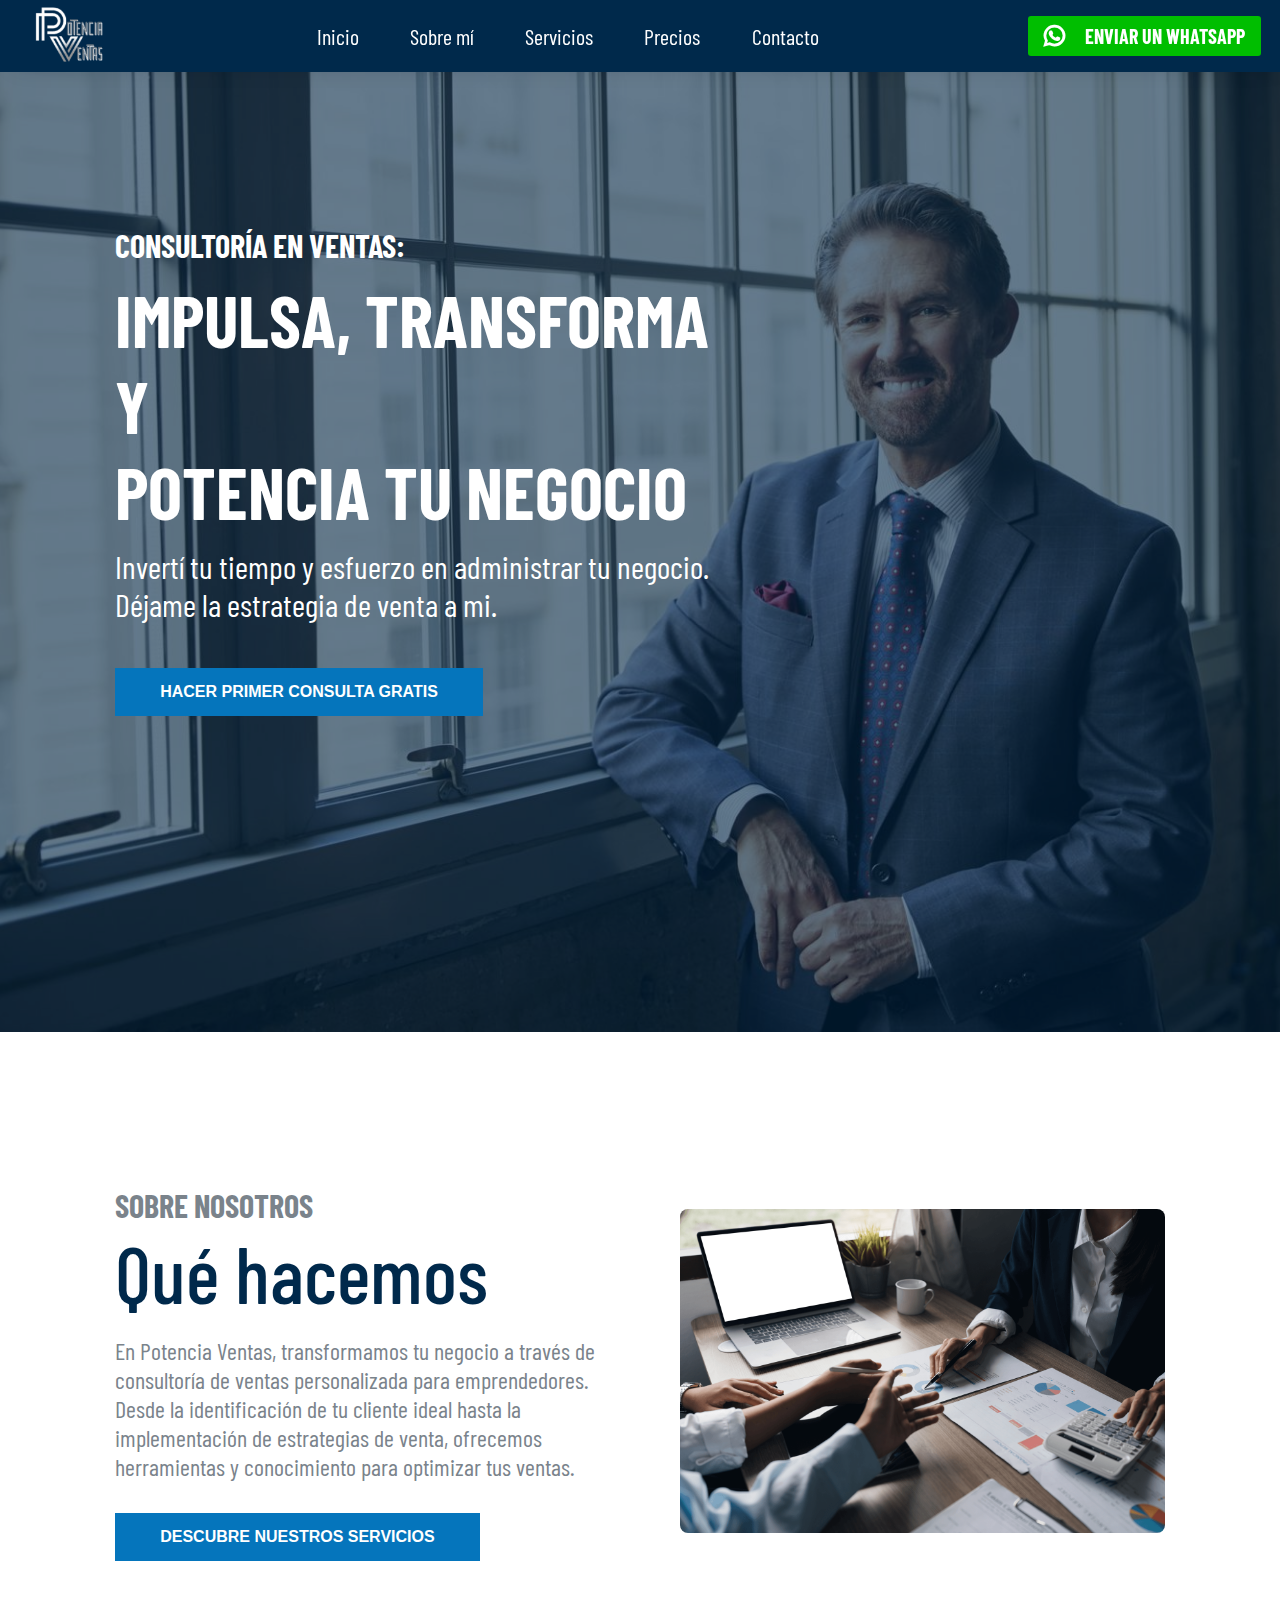
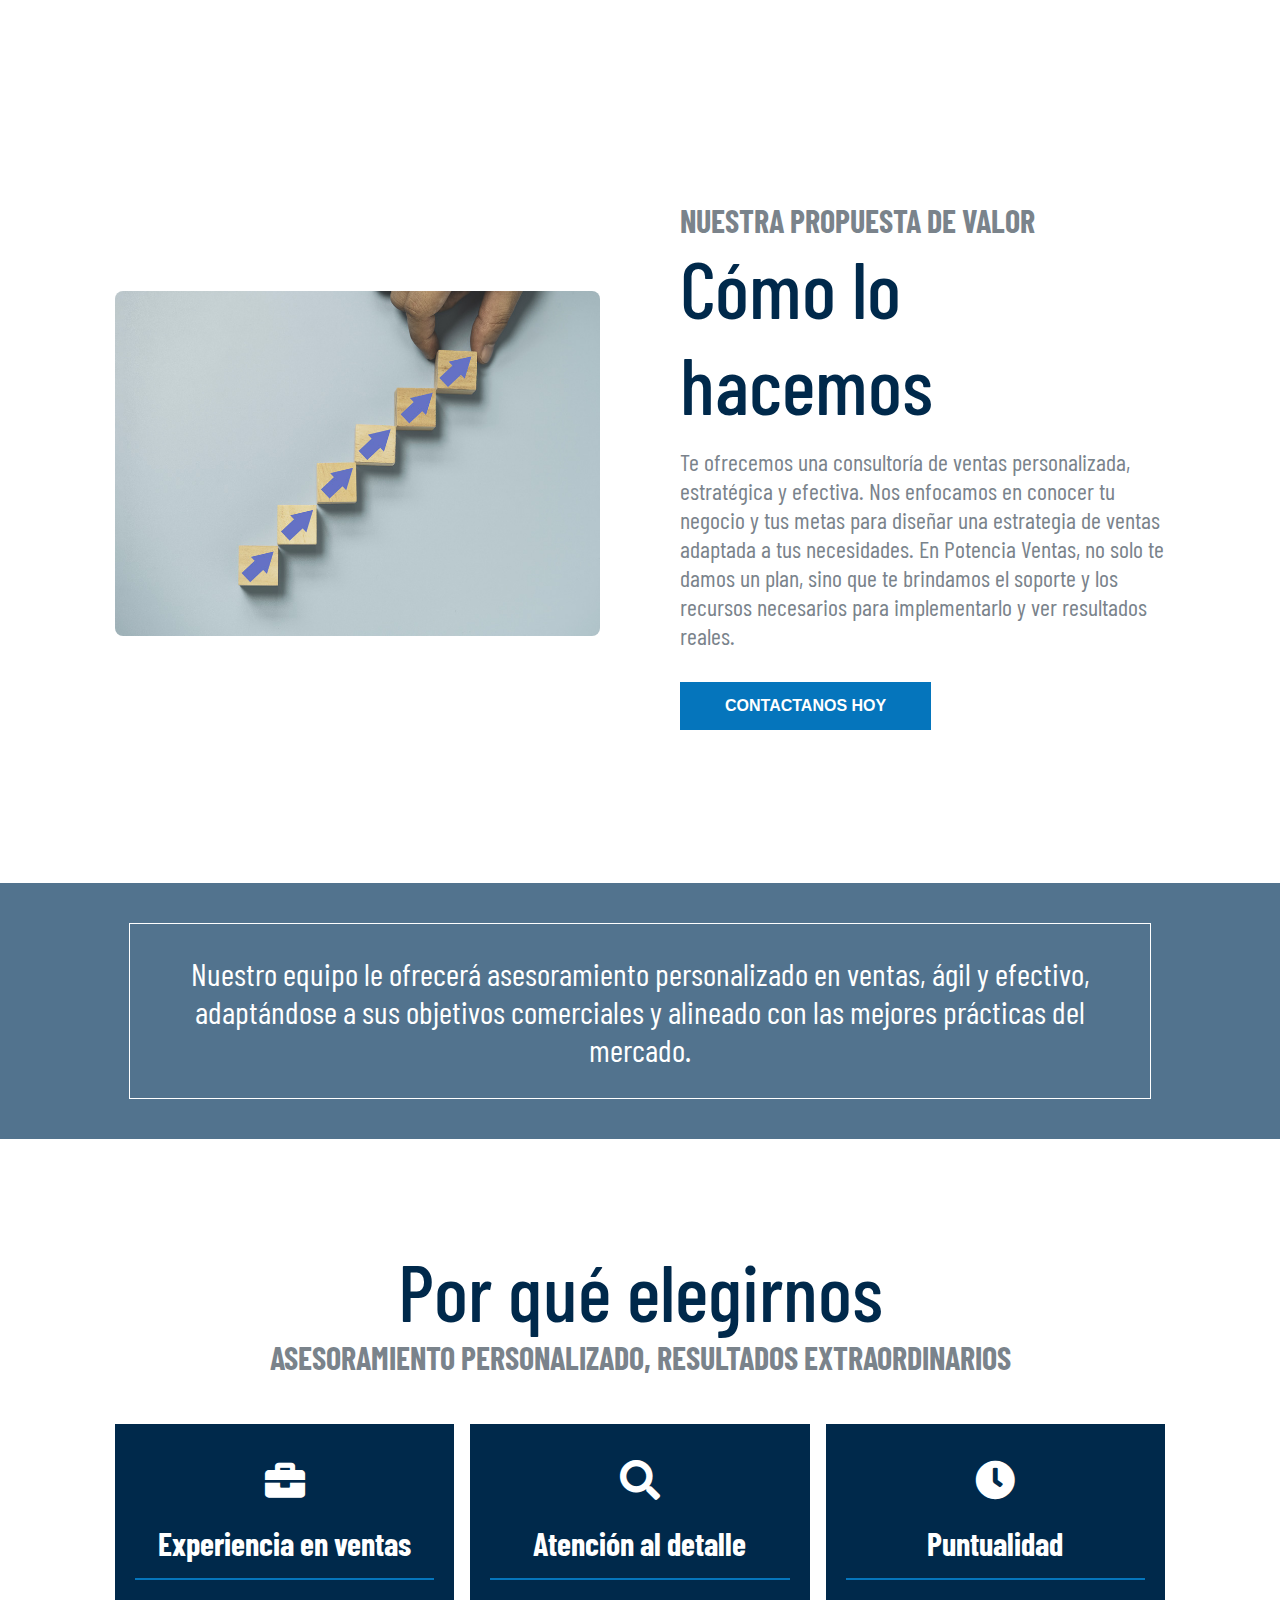
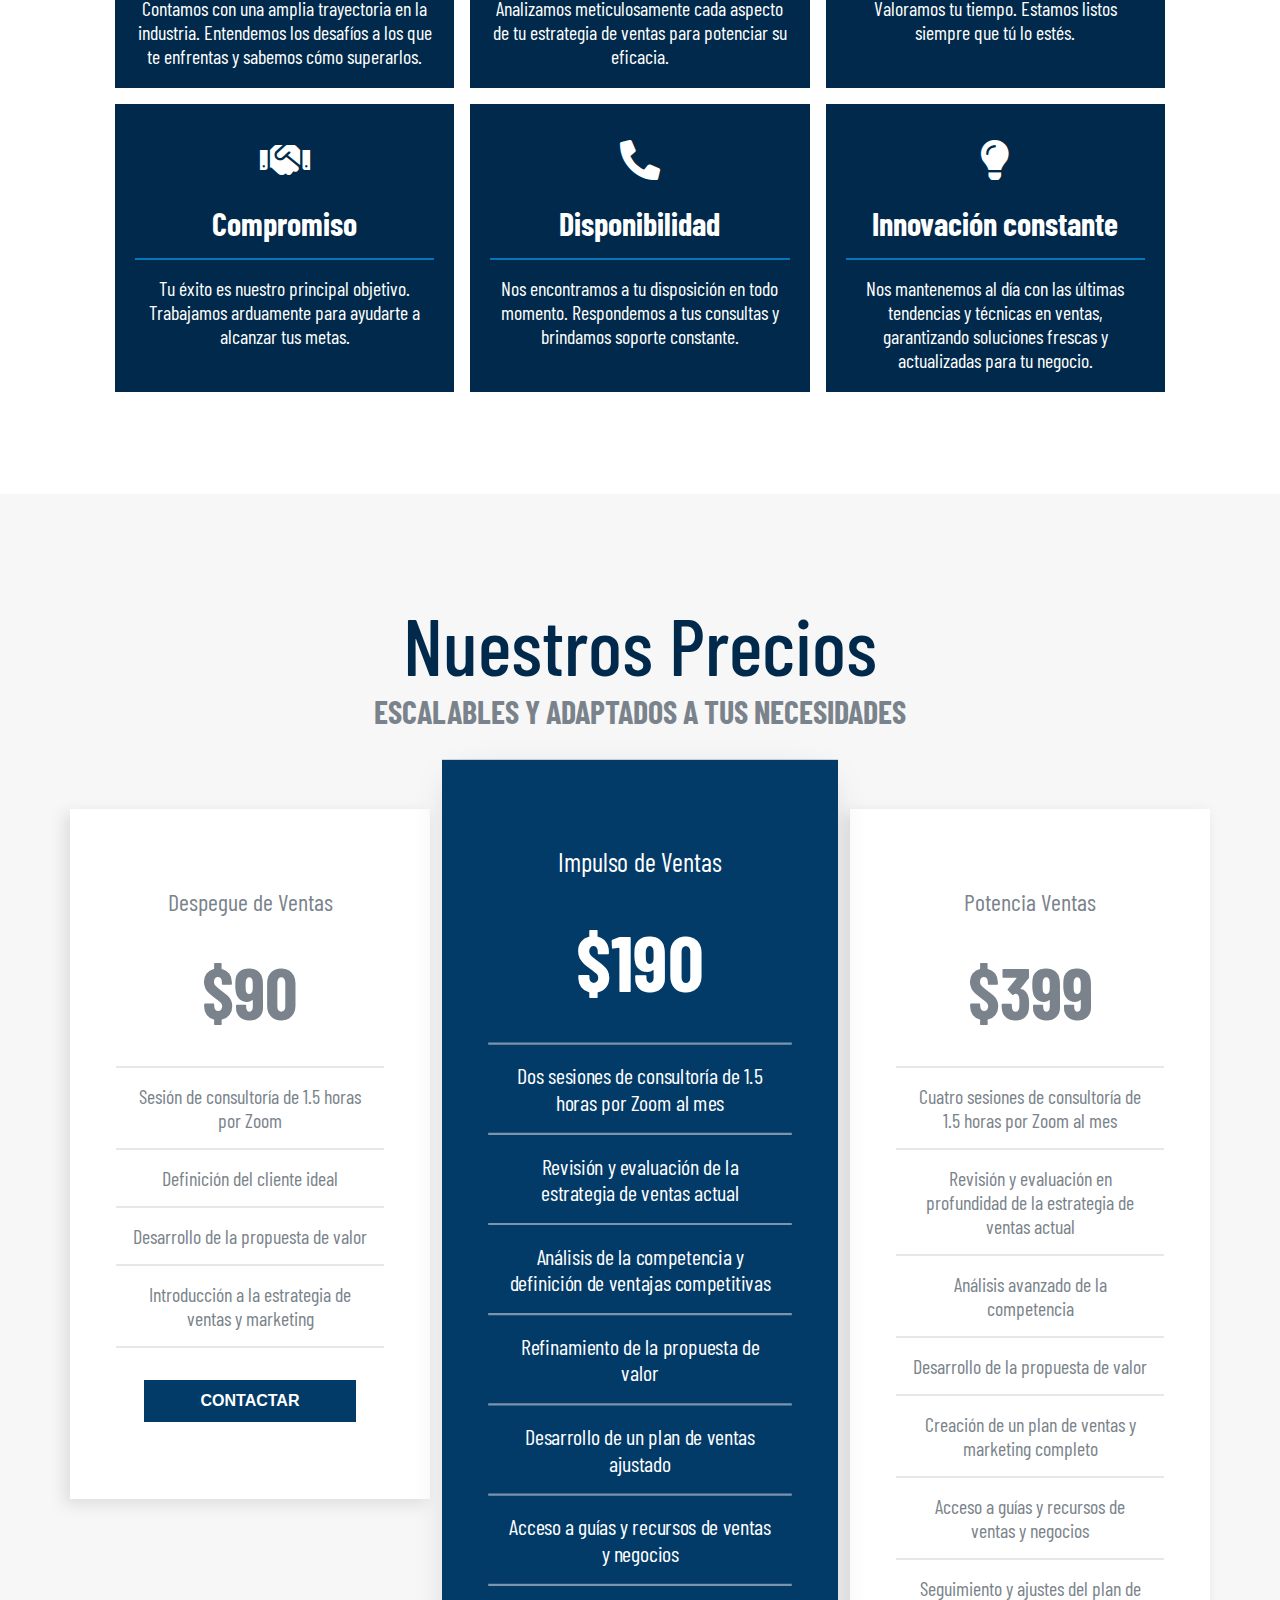
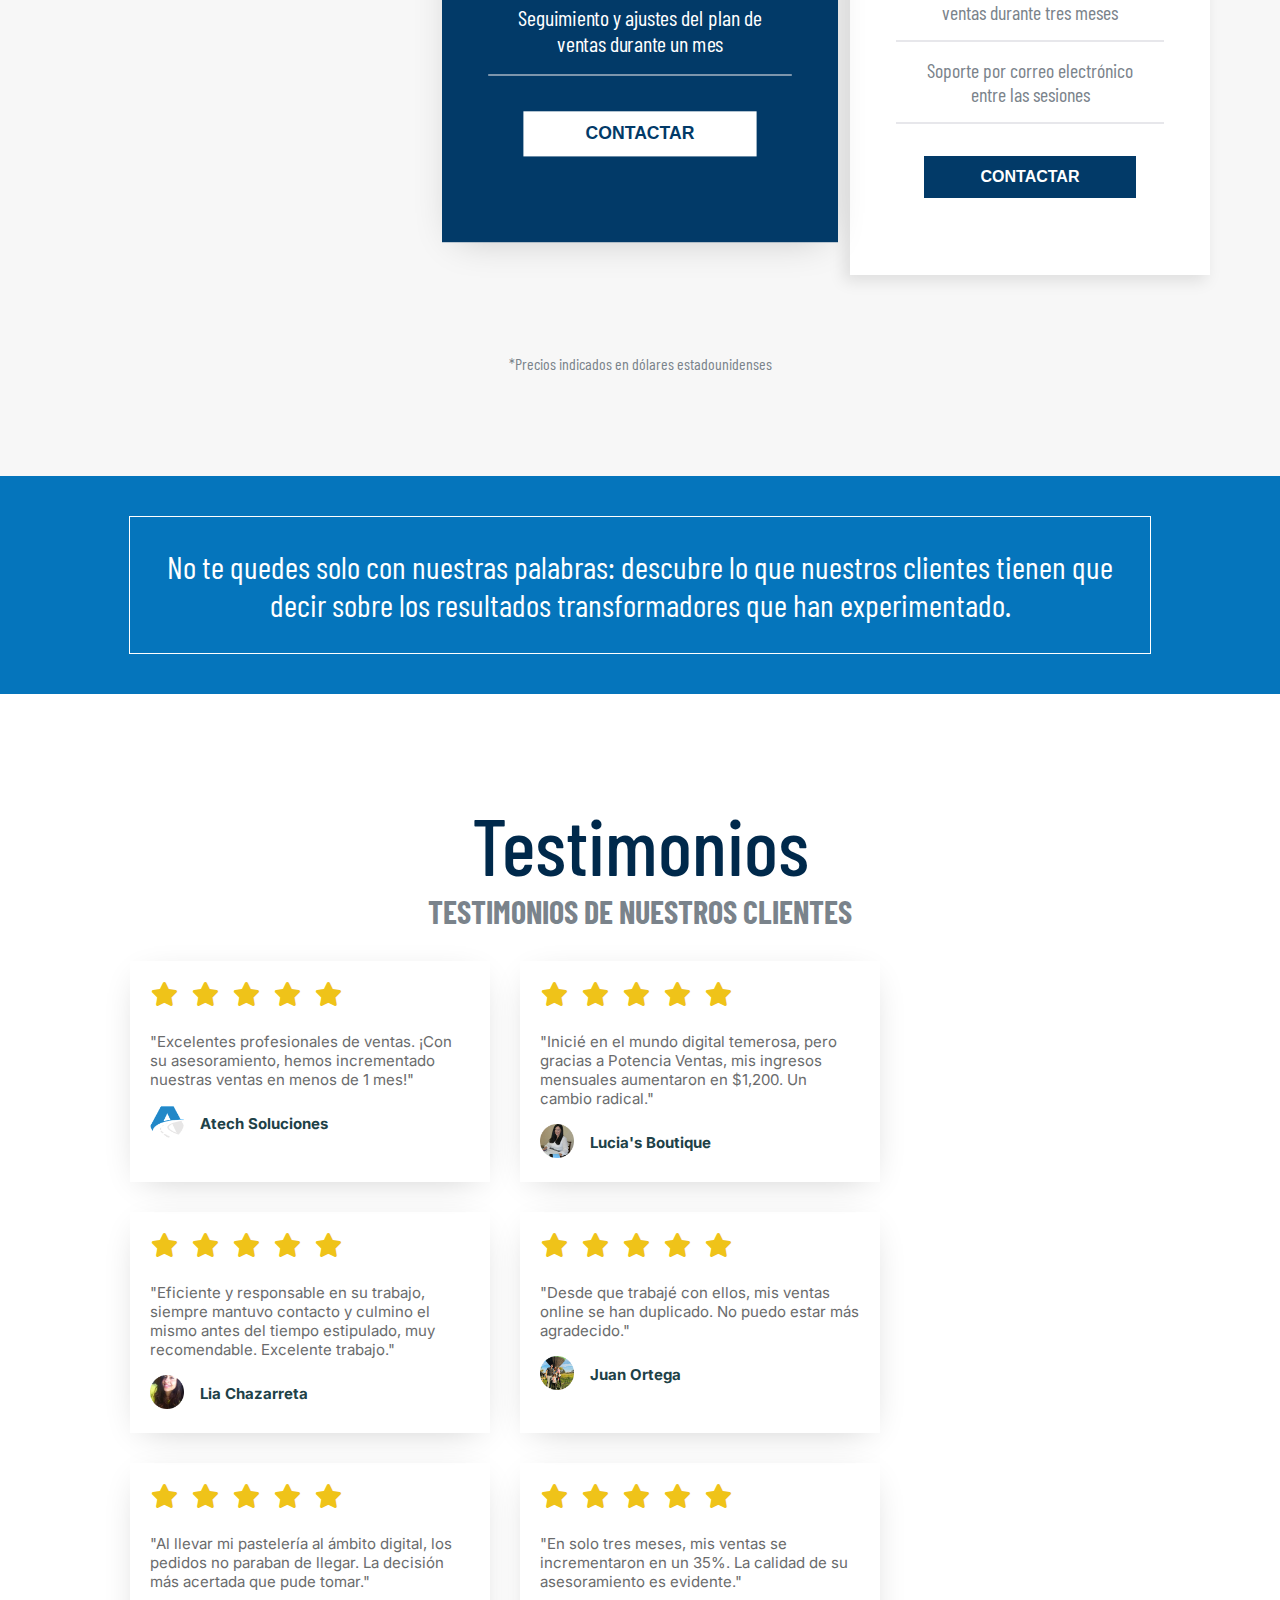
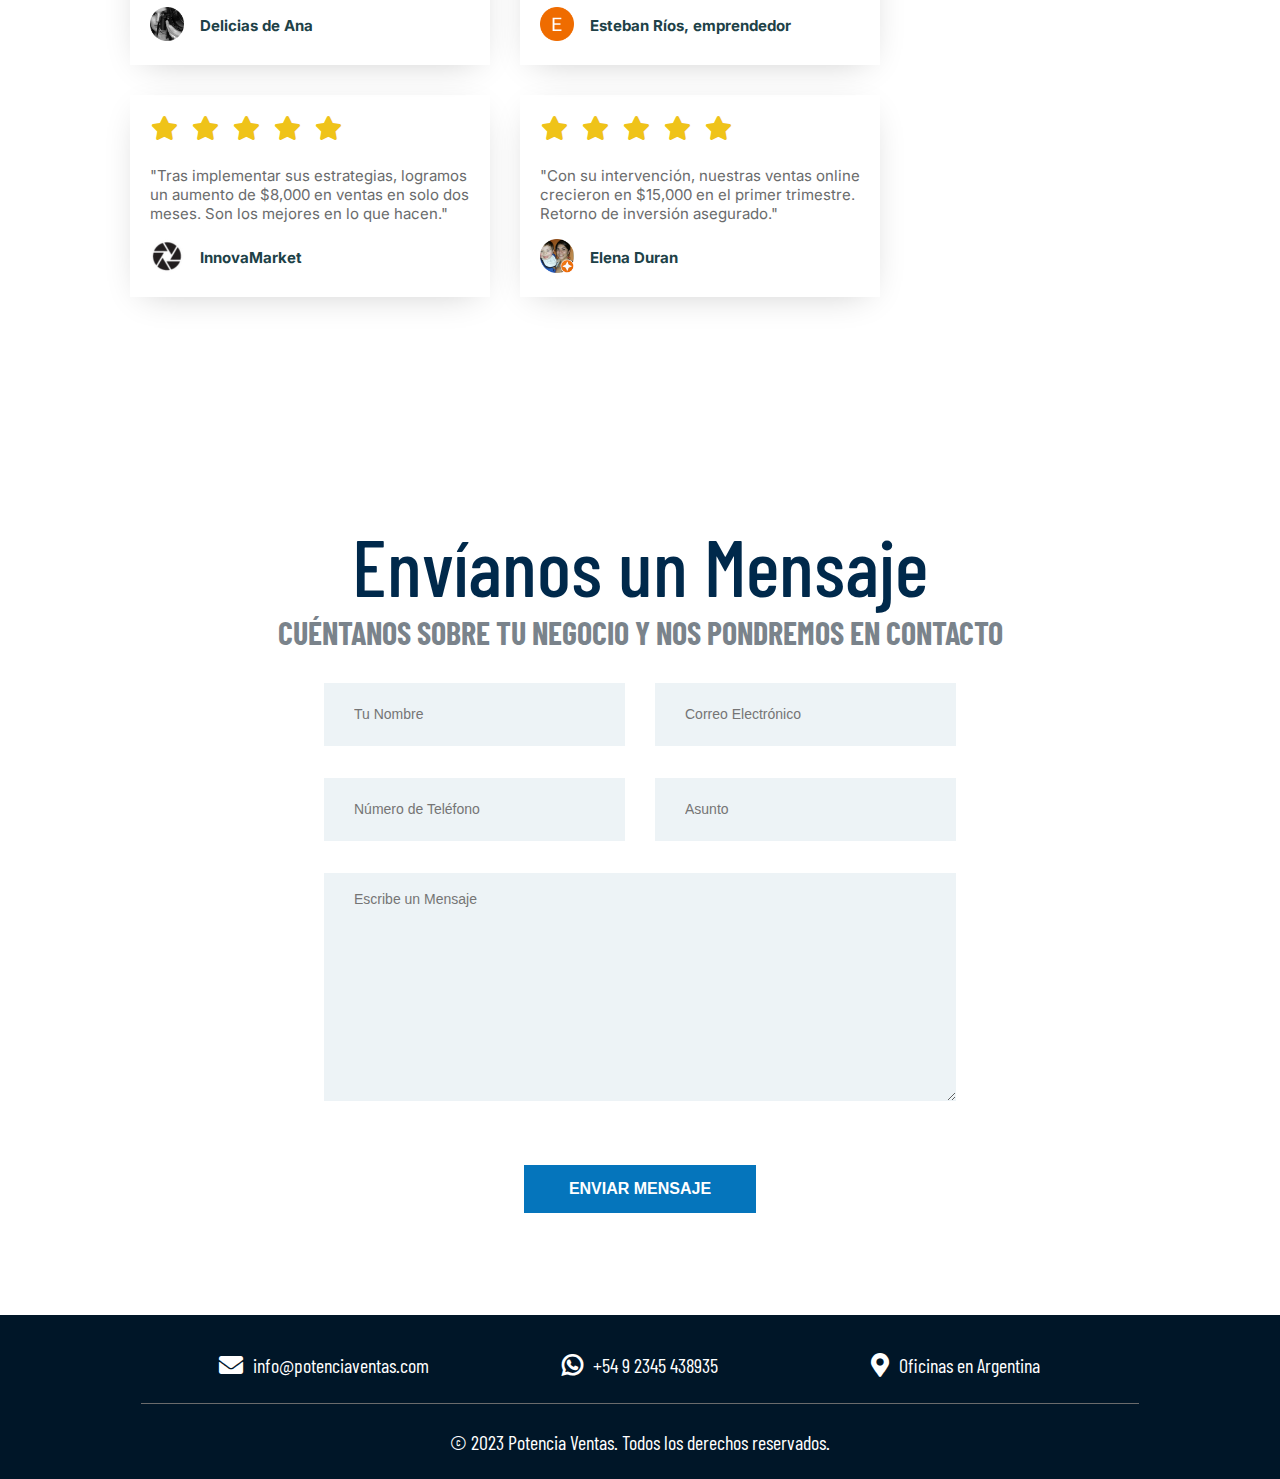
<file: index.html>
<!DOCTYPE html>
<html lang="en">

<head>
    <meta charset="UTF-8">
    <meta name="viewport" content="width=device-width, initial-scale=1.0">

    <link rel="preconnect" href="https://fonts.googleapis.com">
    <link rel="preconnect" href="https://fonts.gstatic.com" crossorigin>
    <link
        href="https://fonts.googleapis.com/css2?family=Barlow+Condensed:wght@400;500;600;700&family=Inter:wght@400;700&display=swap"
        rel="stylesheet">
    <link href="https://fonts.googleapis.com/css2?family=Montserrat:wght@400;700&display=swap" rel="stylesheet">
    <link rel="stylesheet" href="https://cdnjs.cloudflare.com/ajax/libs/font-awesome/5.15.3/css/all.min.css" />

    <link rel="stylesheet" href="style.css">

    <title>Potencia ventas</title>
</head>

<body>
    <header>
        <nav class="navbar">
            <a href="./index.html" class="logo">
                <img src="./assets/imgs/logo-potencia-ventas-blanco.png" alt="Logo">
            </a>
            <ul class="menu">
                <li><a href="#">Inicio</a></li>
                <li><a href="#sobre-mi">Sobre mí</a></li>
                <li><a href="#servicios">Servicios</a></li>
                <li><a href="#precios">Precios</a></li>
                <li><a href="#contacto">Contacto</a></li>
            </ul>
            <div class="cta">
                <a href="https://wa.link/id0d9f" target="_blank">

                    <i class="fab fa-whatsapp"></i>
                    <p>ENVIAR UN WHATSAPP</p>
                </a>
            </div>

            <button class="toggle-menu">☰</button>
        </nav>
    </header>

    <main>
        <div class="hero">
            <div class="image-layer">
                <div class="text-layer">
                    <h5>Consultoría en Ventas:</h5>
                    <h1>
                        Impulsa, Transforma y <br>Potencia Tu Negocio
                    </h1>
                    <p>Invertí tu tiempo y esfuerzo en administrar tu negocio. <br>Déjame la estrategia de venta a mi.
                    </p>
                    <a href="https://wa.link/m8tiw2" target="_blank">
                        <button class="btn">Hacer primer consulta gratis</button>
                    </a>
                </div>

                <div class="blue-overlay"></div>
            </div>
        </div>


        <section id="sobre-mi">
            <div class="wrapper">
                <div class="blanca">
                    <div class="container-text">
                        <h5>Sobre nosotros</h5>
                        <h2>Qué hacemos</h2>
                        <p>En Potencia Ventas, transformamos tu negocio a través de consultoría de ventas personalizada
                            para
                            emprendedores. Desde la identificación de tu cliente ideal hasta la implementación de
                            estrategias de venta, ofrecemos herramientas y conocimiento para optimizar tus ventas.
                        </p>
                        <a href="#servicios">
                            <button>
                                Descubre Nuestros Servicios    
                            </button>    
                        </a>                        
                    </div>
                    <div class="container-img">
                        <img src="./assets/imgs/consultant.png" alt="">
                    </div>
                </div>
                <div class="blanca invertida">
                    <div class="container-text">
                        <h5>Nuestra propuesta de valor</h5>
                        <h2>Cómo lo hacemos</h2>
                        <p>Te ofrecemos una consultoría de ventas personalizada, estratégica y efectiva. Nos enfocamos
                            en
                            conocer tu negocio y tus metas para diseñar una estrategia de ventas adaptada a tus
                            necesidades.
                            En Potencia Ventas, no solo te damos un plan, sino que te brindamos el soporte y los
                            recursos
                            necesarios para implementarlo y ver resultados reales.
                        </p>
                        <a href="https://wa.link/j1qd9w">
                            <button>
                                Contactanos Hoy    
                            </button>    
                        </a>
                        
                    </div>
                    <div class="container-img">
                        <img src="./assets/imgs/estrategia-prev.jpg" alt="">
                    </div>
                </div>
            </div>
        </section>



        <section>
            <div class="cta-azul">

                <p>Nuestro equipo le ofrecerá asesoramiento personalizado en ventas, ágil y efectivo, adaptándose a sus
                    objetivos comerciales y alineado con las mejores prácticas del mercado.</p>
            </div>
        </section>

        <section id="servicios" class="why">
            <h2>Por qué elegirnos</h2>
            <h5>Asesoramiento personalizado, resultados extraordinarios</h5>
            <div class="why-container">
                <div class="why-card">
                    <i class="fas fa-briefcase"></i>
                    <h6>Experiencia en ventas</h6>
                    <p>Contamos con una amplia trayectoria en la industria. Entendemos los desafíos a los que te
                        enfrentas y
                        sabemos cómo superarlos.</p>
                </div>
                <div class="why-card">
                    <i class="fas fa-search"></i>
                    <h6>Atención al detalle</h6>
                    <p>Analizamos meticulosamente cada aspecto de tu estrategia de ventas para potenciar su eficacia.
                    </p>
                </div>
                <div class="why-card">
                    <i class="fas fa-clock"></i>
                    <h6>Puntualidad</h6>
                    <p>Valoramos tu tiempo. Estamos listos siempre que tú lo estés.</p>
                </div>
                <div class="why-card">
                    <i class="fas fa-handshake"></i>
                    <h6>Compromiso</h6>
                    <p>Tu éxito es nuestro principal objetivo. Trabajamos arduamente para ayudarte a alcanzar tus metas.
                    </p>
                </div>
                <div class="why-card">
                    <i class="fas fa-phone-alt"></i>
                    <h6>Disponibilidad</h6>
                    <p>Nos encontramos a tu disposición en todo momento. Respondemos a tus consultas y brindamos soporte
                        constante.</p>
                </div>
                <div class="why-card">
                    <i class="fas fa-lightbulb"></i>
                    <h6>Innovación constante</h6>
                    <p>Nos mantenemos al día con las últimas tendencias y técnicas en ventas, garantizando soluciones
                        frescas y actualizadas para tu negocio.</p>
                </div>
            </div>
        </section>

        <section id="precios" class="pricing">
            <h2>Nuestros Precios</h2>
            <h5>Escalables y adaptados a tus necesidades</h5>
            <div class="cards">
                <div class="card shadow">
                    <ul>
                        <li class="pack">Despegue de Ventas</li>
                        <li id="basic" class="price bottom-bar">
                            &dollar;90</li>
                        <li class="bottom-bar">Sesión de consultoría de 1.5 horas por Zoom</li>
                        <li class="bottom-bar">Definición del cliente ideal</li>
                        <li class="bottom-bar">Desarrollo de la propuesta de valor</li>
                        <li class="bottom-bar">Introducción a la estrategia de ventas y marketing</li>
                        <li>
                            <a href="https://wa.link/154u5n" target="_blank">
                                <button class="btn">Contactar</button>
                            </a>
                        </li>
                    </ul>
                </div>

                <div class="card active">
                    <ul>
                        <li class="pack">Impulso de Ventas</li>
                        <li id="basic" class="price bottom-bar">
                            &dollar;190</li>
                        <li class="bottom-bar">Dos sesiones de consultoría de 1.5 horas por Zoom al mes</li>
                        <li class="bottom-bar">Revisión y evaluación de la estrategia de ventas actual</li>
                        <li class="bottom-bar">Análisis de la competencia y definición de ventajas competitivas</li>
                        <li class="bottom-bar">Refinamiento de la propuesta de valor</li>
                        <li class="bottom-bar">Desarrollo de un plan de ventas ajustado</li>
                        <li class="bottom-bar">Acceso a guías y recursos de ventas y negocios</li>
                        <li class="bottom-bar">Seguimiento y ajustes del plan de ventas durante un mes</li>
                        <li>
                            <a href="https://wa.link/9j68g6" target="_blank">
                                <button class="btn active-btn">Contactar</button>
                            </a>
                        </li>
                    </ul>
                </div>

                <div class="card shadow">
                    <ul>
                        <li class="pack">Potencia Ventas</li>
                        <li id="basic" class="price bottom-bar">
                            &dollar;399</li>
                        <li class="bottom-bar">Cuatro sesiones de consultoría de 1.5 horas por Zoom al mes</li>
                        <li class="bottom-bar">Revisión y evaluación en profundidad de la estrategia de ventas actual
                        </li>
                        <li class="bottom-bar">Análisis avanzado de la competencia</li>
                        <li class="bottom-bar">Desarrollo de la propuesta de valor</li>
                        <li class="bottom-bar">Creación de un plan de ventas y marketing completo</li>
                        <li class="bottom-bar">Acceso a guías y recursos de ventas y negocios</li>
                        <li class="bottom-bar">Seguimiento y ajustes del plan de ventas durante tres meses</li>
                        <li class="bottom-bar">Soporte por correo electrónico entre las sesiones</li>
                        <li>
                            <a href="https://wa.link/rsqen6" target="_blank">
                                <button class="btn">Contactar</button>
                            </a>
                        </li>
                    </ul>
                </div>
            </div>
            <div>
                <p>*Precios indicados en dólares estadounidenses</p>
            </div>
        </section>

        <section>
            <div class="cta-azul cta-azul--claro">
                <p>No te quedes solo con nuestras palabras: descubre lo que nuestros clientes tienen que decir sobre los
                    resultados transformadores que han experimentado.</p>
            </div>
        </section>

        <section id="testimonios">
            <div class="testimonial-cards">
                <h2>Testimonios</h2>
                <h5>Testimonios de nuestros clientes</h5>
                <div class="cards">
                    <div class="card">
                        <div class="card-stars">
                            <i class="fas fa-star"></i>
                            <i class="fas fa-star"></i>
                            <i class="fas fa-star"></i>
                            <i class="fas fa-star"></i>
                            <i class="fas fa-star"></i>
                        </div>
                        <div class="card-testimonial">
                            <p>"Excelentes profesionales de ventas. ¡Con su asesoramiento, hemos incrementado nuestras
                                ventas en menos de 1 mes!"</p>
                        </div>
                        <div class="card-person">
                            <div class="card-photo">
                                <img src="./assets/imgs/testimonios/Athicon.png" alt="">
                            </div>
                            <div class="card-name">
                                <p>Atech Soluciones </p>
                            </div>
                        </div>
                    </div>
                    <div class="card">
                        <div class="card-stars">
                            <i class="fas fa-star"></i>
                            <i class="fas fa-star"></i>
                            <i class="fas fa-star"></i>
                            <i class="fas fa-star"></i>
                            <i class="fas fa-star"></i>
                        </div>
                        <div class="card-testimonial">
                            <p>"Inicié en el mundo digital temerosa, pero gracias a Potencia Ventas, mis ingresos
                                mensuales aumentaron en $1,200. Un cambio radical."</p>
                        </div>
                        <div class="card-person">
                            <div class="card-photo">
                                <img src="./assets/imgs/testimonios/Mariana.png" alt="">
                            </div>
                            <div class="card-name">
                                <p>Lucia's Boutique </p>
                            </div>
                        </div>
                    </div>
                    <div class="card">
                        <div class="card-stars">
                            <i class="fas fa-star"></i>
                            <i class="fas fa-star"></i>
                            <i class="fas fa-star"></i>
                            <i class="fas fa-star"></i>
                            <i class="fas fa-star"></i>
                        </div>
                        <div class="card-testimonial">
                            <p>"Eficiente y responsable en su trabajo, siempre mantuvo contacto y culmino el mismo antes
                                del tiempo estipulado, muy recomendable. Excelente trabajo."</p>
                        </div>
                        <div class="card-person">
                            <div class="card-photo">
                                <img src="./assets/imgs/testimonios/Lia.png" alt="">
                            </div>
                            <div class="card-name">
                                <p>Lia Chazarreta </p>
                            </div>
                        </div>
                    </div>
                    <div class="card">
                        <div class="card-stars">
                            <i class="fas fa-star"></i>
                            <i class="fas fa-star"></i>
                            <i class="fas fa-star"></i>
                            <i class="fas fa-star"></i>
                            <i class="fas fa-star"></i>
                        </div>
                        <div class="card-testimonial">
                            <p>"Desde que trabajé con ellos, mis ventas online se han duplicado. No puedo estar más
                                agradecido."</p>
                        </div>
                        <div class="card-person">
                            <div class="card-photo">
                                <img src="./assets/imgs/testimonios/Florencia.png" alt="">
                            </div>
                            <div class="card-name">
                                <p>Juan Ortega </p>
                            </div>
                        </div>
                    </div>
                    <div class="card">
                        <div class="card-stars">
                            <i class="fas fa-star"></i>
                            <i class="fas fa-star"></i>
                            <i class="fas fa-star"></i>
                            <i class="fas fa-star"></i>
                            <i class="fas fa-star"></i>
                        </div>
                        <div class="card-testimonial">
                            <p>"Al llevar mi pastelería al ámbito digital, los pedidos no paraban de llegar. La decisión
                                más acertada que pude tomar."</p>
                        </div>
                        <div class="card-person">
                            <div class="card-photo">
                                <img src="./assets/imgs/testimonios/Paula.png" alt="">
                            </div>
                            <div class="card-name">
                                <p>Delicias de Ana</p>
                            </div>
                        </div>
                    </div>
                    <div class="card">
                        <div class="card-stars">
                            <i class="fas fa-star"></i>
                            <i class="fas fa-star"></i>
                            <i class="fas fa-star"></i>
                            <i class="fas fa-star"></i>
                            <i class="fas fa-star"></i>
                        </div>
                        <div class="card-testimonial">
                            <p>"En solo tres meses, mis ventas se incrementaron en un 35%. La calidad de su
                                asesoramiento es evidente."</p>
                        </div>
                        <div class="card-person">
                            <div class="card-photo">
                                <img src="./assets/imgs/testimonios/Perez.png" alt="">
                            </div>
                            <div class="card-name">
                                <p>Esteban Ríos, emprendedor </p>
                            </div>
                        </div>
                    </div>
                    <div class="card">
                        <div class="card-stars">
                            <i class="fas fa-star"></i>
                            <i class="fas fa-star"></i>
                            <i class="fas fa-star"></i>
                            <i class="fas fa-star"></i>
                            <i class="fas fa-star"></i>
                        </div>
                        <div class="card-testimonial">
                            <p>"Tras implementar sus estrategias, logramos un aumento de $8,000 en ventas en solo dos
                                meses. Son los mejores en lo que hacen."</p>
                        </div>
                        <div class="card-person">
                            <div class="card-photo">
                                <img src="./assets/imgs/testimonios/Legion.png" alt="">
                            </div>
                            <div class="card-name">
                                <p>InnovaMarket</p>
                            </div>
                        </div>
                    </div>
                    <div class="card">
                        <div class="card-stars">
                            <i class="fas fa-star"></i>
                            <i class="fas fa-star"></i>
                            <i class="fas fa-star"></i>
                            <i class="fas fa-star"></i>
                            <i class="fas fa-star"></i>
                        </div>
                        <div class="card-testimonial">
                            <p>"Con su intervención, nuestras ventas online crecieron en $15,000 en el primer trimestre.
                                Retorno de inversión asegurado."</p>
                        </div>
                        <div class="card-person">
                            <div class="card-photo">
                                <img src="./assets/imgs/testimonios/unnamed.png" alt="">
                            </div>
                            <div class="card-name">
                                <p>Elena Duran</p>
                            </div>
                        </div>
                    </div>
                </div>
            </div>
        </section>

        <section id="contacto" class="formulario">

            <h2>Envíanos un Mensaje</h2>
            <h5>Cuéntanos sobre tu negocio y nos pondremos en contacto</h5>

            <form class="grid-form">
                <input type="text" placeholder="Tu Nombre" name="name" id="name">
                <input type="email" placeholder="Correo Electrónico" name="email" id="email">
                <input type="text" placeholder="Número de Teléfono" name="phone" id="phone">
                <input type="text" placeholder="Asunto" name="subject" id="subject">
                <textarea name="message" placeholder="Escribe un Mensaje" id="message"></textarea>
                <div class="button-container">
                    <button type="button" onclick="sendWhatsAppMessage()">Enviar Mensaje</button>
                </div>
            </form>
        </section>

    </main>



    <footer class="footer">
        <div class="footer-content">
            <div class="footer-wrapper">
                <div class="mail">
                    <i class="fas fa-envelope"></i>
                    <p>info@potenciaventas.com</p>
                </div>
                <div class="telefono">
                    <a href="https://wa.me/5492345438935" target="_blank" class="whatsapp-link">
                        <i class="fab fa-whatsapp"></i>
                        <p>+54 9 2345 438935</p>
                    </a>
                </div>
                <div class="direccion">
                    <a href="https://wa.me/5492345438935" target="_blank" class="whatsapp-link">
                        <i class="fas fa-map-marker-alt"></i>
                        <p>Oficinas en Argentina</p>
                    </a>
                </div>
            </div>
        </div>

        <div class="footer-bottom">
            <p>&copy; 2023 Potencia Ventas. Todos los derechos reservados.</p>
        </div>
    </footer>

    <script src="./script.js" defer></script>
</body>

</html>
</file>
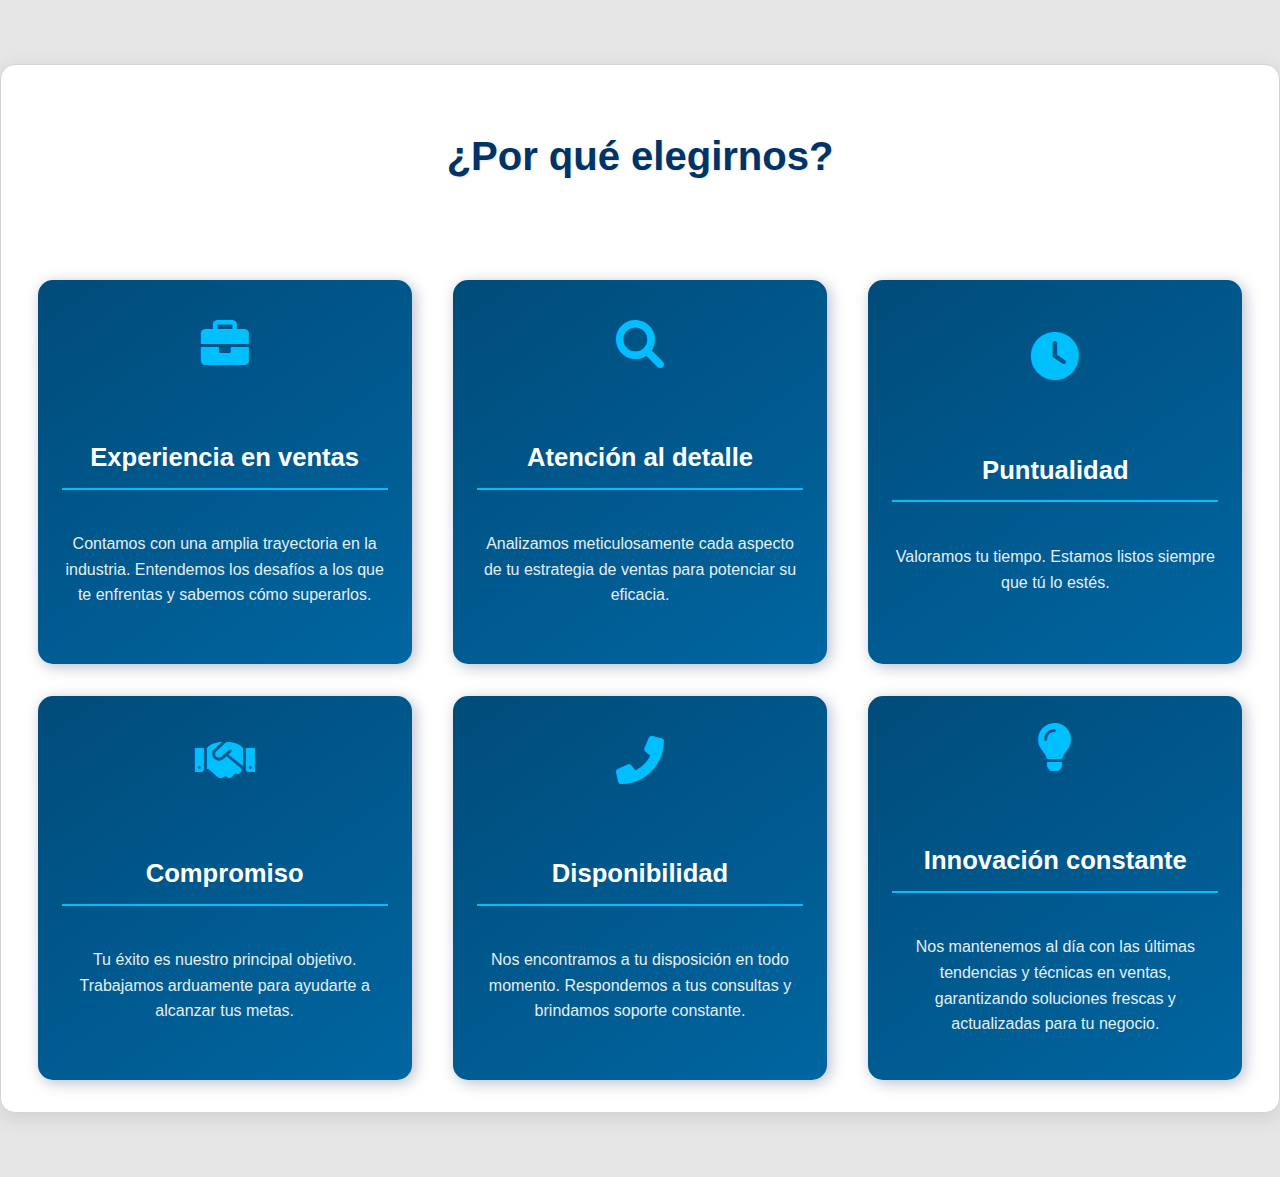
<file: features.html>
<!DOCTYPE html>
<html lang="es">

<head>
    <meta charset="UTF-8">
    <meta name="viewport" content="width=device-width, initial-scale=1.0">
    <title>¿Por qué elegirnos?</title>
    <!-- Font Awesome CDN -->
    <link rel="stylesheet" href="https://cdnjs.cloudflare.com/ajax/libs/font-awesome/6.0.0-beta3/css/all.min.css">    

    <style>
        body {
            font-family: 'Arial', sans-serif;
            background-color: #e6e6e6;
            margin: 0;
            padding: 0;
            color: #333;
            line-height: 1.6;
        }

        .cards-section {
            max-width: 1400px;
            /* Aumenta el ancho para dar más espacio a las tarjetas */
            margin: 4em auto;
            text-align: center;
            padding: 2em;
            background-color: white;
            box-shadow: 0 5px 20px rgba(0, 0, 0, 0.1);
            border-radius: 15px;
            border: 1px solid #d4d4d4;
        }

        .cards-container {
            display: grid;
            grid-template-columns: repeat(3, 1fr);
            gap: 2em;
            justify-items: center;
            align-items: start;
            padding-top: 2em;
        }

        .card {
            background: linear-gradient(145deg, #004c7a, #0066a1);
            color: white;
            border-radius: 15px;
            padding: 1.5em;
            width: 85%;
            height: 21rem;
            /* Para que la tarjeta llene completamente su celda de la grilla */
            box-shadow: 3px 3px 15px #babecc, -3px -3px 15px #ffffff;
            transition: all 0.3s ease-in-out;
            overflow: hidden;
            position: relative;
            display: flex;
            flex-direction: column;
            justify-content: center;
            /* align-items: center; */
        }



        .card:hover {
            transform: scale(1.05);
            box-shadow: 5px 5px 20px #babecc, -5px -5px 20px #ffffff;
        }

        .card:before {
            content: '';
            background-color: #00BFFF;
            width: 100%;
            height: 3px;
            position: absolute;
            top: 0;
            left: -100%;
            transition: all 0.3s ease-in-out;
        }

        .card:hover:before {
            left: 0;
        }

        .card i {
            font-size: 3em;
            color: #00BFFF;
            margin-bottom: 1em;
            display: block;
        }

        h1 {
            font-size: 2.5em;
            margin-bottom: 1.5em;
            color: #003366;
            text-shadow: 1px 1px 2px rgba(0, 0, 0, 0.1);
        }

        h2 {
            font-size: 1.6em;
            margin-bottom: 1em;
            border-bottom: 2px solid #00BFFF;
            display: inline-block;
            padding-bottom: 10px;
        }

        p {
            font-size: 1em;
            opacity: 0.9;
        }

        @media (max-width: 1024px) {
            .cards-container {
                grid-template-columns: 1fr;
                /* En pantallas pequeñas, las tarjetas ocuparán todo el ancho */
            }
        }
    </style>
</head>

<body>
    <section class="cards-section">
        <h1>¿Por qué elegirnos?</h1>
        <div class="cards-container">
            <div class="card">
                <i class="fas fa-briefcase"></i>
                <h2>Experiencia en ventas</h2>
                <p>Contamos con una amplia trayectoria en la industria. Entendemos los desafíos a los que te enfrentas y
                    sabemos cómo superarlos.</p>
            </div>
            <div class="card">
                <i class="fas fa-search"></i>
                <h2>Atención al detalle</h2>
                <p>Analizamos meticulosamente cada aspecto de tu estrategia de ventas para potenciar su eficacia.</p>
            </div>
            <div class="card">
                <i class="fas fa-clock"></i>
                <h2>Puntualidad</h2>
                <p>Valoramos tu tiempo. Estamos listos siempre que tú lo estés.</p>
            </div>
            <div class="card">
                <i class="fas fa-handshake"></i>
                <h2>Compromiso</h2>
                <p>Tu éxito es nuestro principal objetivo. Trabajamos arduamente para ayudarte a alcanzar tus metas.</p>
            </div>
            <div class="card">
                <i class="fas fa-phone-alt"></i>
                <h2>Disponibilidad</h2>
                <p>Nos encontramos a tu disposición en todo momento. Respondemos a tus consultas y brindamos soporte
                    constante.</p>
            </div>
            <div class="card">
                <i class="fas fa-lightbulb"></i>
                <h2>Innovación constante</h2>
                <p>Nos mantenemos al día con las últimas tendencias y técnicas en ventas, garantizando soluciones
                    frescas y actualizadas para tu negocio.</p>
            </div>
        </div>
    </section>
</body>

</html>
</file>
<file: style.css>
* {
    margin: 0;
    padding: 0;
}

body {
    font-family: 'Barlow Condensed', sans-serif;
    font-size: 20px;
}

a {
    text-decoration: none;
    color: white;
}

.navbar {
    position: fixed;
    width: 96%;
    z-index: 111;
    display: flex;
    justify-content: space-between;
    align-items: center;
    background-color: #00294B;
    color: 333;
    padding: .25rem 2rem;
    box-shadow: rgb(0 0 0 / 25%) 0px 8px 23px -17px;
    overflow: hidden;
}

.logo img {
    max-height: 60px;
}

.menu {
    list-style: none;
    display: flex;
    margin: 0;
    padding: 0;
}


/*
.menu li {
    margin: 0;
    padding: 0;
    display: flex; 
}

.menu a {
    color: white;
    text-decoration: none;
    padding: 15px 25px;
    flex-grow: 1; 
    text-align: center;
}

.menu a:hover {
    background-color: #023a68;
}

*/

.menu a {
    color: white;
    text-decoration: none;
    padding: 60px 2vw;
    /* font-size: 1.5rem; */
    font-size: 22px;

}


.menu a:hover {
    background-color: #023a68;
}

nav .cta {
    background-color: #00be00;
    border-radius: 3px;
    padding: 8px 16px;
    font-weight: 700;
}

nav .cta:hover {
    background-color: #10af10;
}

nav .cta a {
    display: flex;
    justify-content: center;
    align-items: center;
    gap: 10px;
}

.fa-whatsapp {
    font-size: 20px;
    font-weight: 600;
    /* Hace que el icono sea más grueso */
}

.toggle-menu {
    display: none;
    background-color: transparent;
    border: none;
    color: white;
    font-size: 24px;
}

.hero {
    padding-top: 72px;
}

.hero h5 {
    color: white;
}

.image-layer {
    position: relative;
    width: 100%;
    min-height: 80vh;
    background: url(./assets/imgs/businessman.jpg) no-repeat center center/cover;
    /* background-size: contain; */
    overflow: hidden;
    padding-top: 15rem;
    /* padding-bottom: 20rem; */
}

.text-layer {
    position: absolute;
    z-index: 2;
    left: 0;
    top: 0;
    width: 50%;
    /* Ocupa la mitad izquierda */
    height: 100%;
    color: #fff;
    display: flex;
    flex-direction: column;
    align-items: flex-start;
    padding: 12vw 9vw;
    gap: 1vw;
}

.blue-overlay {
    position: absolute;
    top: 0;
    left: 0;
    right: 0;
    bottom: 0;
    background-color: rgba(0, 36, 66, 0.6);
    z-index: 1;
    pointer-events: none;
}

.hero .text-layer h1 {
    font-size: 4.5rem;
    font-weight: 700;
    text-transform: uppercase;
}

.hero .text-layer h5 {
    font-size: 2rem;
    font-weight: 700;
    text-transform: uppercase;
}

.hero .text-layer p {
    font-size: 2rem;
}

main button {
    background-color: rgb(5, 117, 188);
    color: white;
    text-transform: uppercase;
    font-size: 16px;
    font-weight: 600;
    padding: 15px 45px;
    border: none;
    transition: background-color 0.3s ease;
    cursor: pointer;
}

main button:hover {
    background-color: #023a68;
}


main button:active {
    background-color: #022f53;
}

main img {
    border-radius: .5rem;

}

.wrapper {
    padding: 12vw 9vw;
    display: flex;
    flex-direction: column;
    gap: 15rem;
    padding-bottom: 12vw;
}

.blanca {
    background-color: white;
    color: #7a838b;
    display: flex;
    gap: 5rem;
    align-items: center;
}

.container-text {
    flex: 1;
    display: flex;
    flex-direction: column;
}

.container-img {
    flex: 1;
}

.container-img img {
    width: 100%;
    height: auto;
}

h2 {
    color: rgb(0, 41, 75);
    font-weight: 500;
    font-size: 5rem;
}

h3 {
    color: rgb(0, 41, 75);
    font-weight: 500;
    font-size: 2rem;
}

h5 {
    color: #7a838b;
    font-size: 2rem;
    text-transform: uppercase;
}

.blanca p {
    font-size: 1.5rem;
    margin-top: 1rem;
}

main button {
    margin-top: 2rem;
    width: max-content;
}

.invertida {
    flex-direction: row-reverse;
}

.cta-azul {
    background-color: #52738E;
    display: flex;
    justify-content: center;
    align-items: center;
    padding: 40px;
}

.cta-azul--claro {
    background-color: rgb(5, 117, 188);
}

.cta-azul p {
    width: 80%;
    padding: 30px;
    border: 1px solid white;
    color: white;
    font-size: 2rem;
    text-align: center;
}

.azul {
    background-color: #52738E;
    color: white;
    display: flex;
    gap: 5rem;
    height: 500px;
    padding: 12vw 9vw;
    justify-content: center;
    align-items: center;
}


.azul h2 {
    color: white;
    font-weight: 500;
    font-size: 5rem;
}

.azul h3 {
    color: rgb(0, 41, 75);
    font-weight: 500;
    font-size: 2rem;
}

.azul h5 {
    color: #001628;
    font-size: 2rem;
    text-transform: uppercase;
}


.azul p {
    font-size: 1.5rem;
    margin-top: 1rem;
}


.container-text ul {
    list-style-type: disc;
    /* Viñetas de estilo disco */
}

.container-text ul li {
    margin-top: 1rem;
}

/* Cards */
.testimonial-cards {
    padding: 8vw 9vw;
    display: flex;
    flex-direction: column;
    justify-content: center;
    align-items: center;
}


.fa-star {
    color: #EFC319;
}



.cards {
    display: flex;
    flex-wrap: wrap;
    padding-top: 1rem;
}

.card {
    flex: 1 0 18rem;
    display: flex;
    flex-direction: column;
    max-width: 20rem;
    padding: 20px;
    margin: 15px;
    box-shadow: rgb(0 0 0 / 24%) 0px 8px 35px -14px;
}

.card .card-stars {
    margin: 0 0 1.5rem;
    padding: 1px;
}

.card p {
    font-family: 'Inter', sans-serif;
    font-size: 15px;
    color: #6a6b6c;
}

.card-person {
    display: flex;
    align-items: center;
    margin-top: .5rem;
    gap: 1rem;
    margin-top: 1rem;
}

.card-name p {
    font-family: 'Inter', sans-serif;
    color: #204147;
    font-weight: 700;
    font-size: 15px;
    margin-top: 0;
}

.card-photo img {
    width: 34px;
}



/* Pricing */

.pricing {
    background-color: #f7f7f7;

    /* font-size: 15px; */
    font-size: 1.5rem;
    margin-top: 1rem;
    color: #7a838b;

    /* font-weight: 700; */
    margin: 0 auto;
    display: flex;
    flex-direction: column;
    align-items: center;
    padding: 8vw 0 8vw 0;
}


.pricing p {
    padding-top: 4rem;
    /* margin-top: 5rem; */
    font-size: 1rem;
}

.pricing span {
    font-size: 1rem;
}

.pricing .cards {
    display: flex;
    justify-content: center;
    align-items: start;
    flex-wrap: wrap;
    padding-top: 4rem;
}

.pricing .card {
    background-color: #fff;
    color: hsl(233, 13%, 49%);
    color: #7a838b;
}

.pricing .cards .card.active {
    background-color: #023a68;

    color: #fff;
    display: flex;
    justify-content: start;
    align-items: center;
    transform: scale(1.1);
    z-index: 1;
}

.pricing ul {
    margin: 2.6rem;
    display: flex;
    flex-direction: column;
    align-items: center;
}

.pricing ul li {
    list-style: none;
    padding: 1rem;
    width: 100%;
    display: flex;
    justify-content: center;
    text-align: center;
    font-size: 1.25rem;
}

.pricing ul li.pack {
    font-size: 1.5rem;
}

.pricing ul li.price {
    font-size: 4.5rem;
    padding-bottom: 2rem;
    font-weight: 700;
}

.pricing .shadow {
    box-shadow: -5px 5px 15px 1px rgb(0, 0, 0, 0.1);
}

.pricing a .btn {
    background-color: #023a68;
    margin-top: 1rem;
    height: 2.6rem;
    width: 13.3rem;
    border: 0;
    font-weight: 700;
    color: #fff;
    display: flex;
    align-items: center;
    justify-content: center;
}


.pricing .active a .btn {
    background-color: white;
    color: #023a68;
}


.pricing a .btn:hover {
    background-color: #00294B;
}

.pricing .btn:active {
    transform: translateY(1px);
}

.pricing .btn.active-btn {
    background: #fff;
    color: #023a68;
}

.pricing .btn.active-btn:hover {
    background: linear-gradient(135deg,
            rgb(240, 241, 248) 0%,
            rgb(240, 241, 248) 0%);
}

.pricing .active-btn:active {
    background: hsl(237, 63%, 84%);
    transform: translateY(1px);
}

.pricing .bottom-bar {
    border-bottom: 2px solid hsl(240, 8%, 85%, 0.583);
}

.why {
    display: flex;
    flex-direction: column;
    justify-content: center;
    align-items: center;
    padding: 8vw 9vw;
}

.why-container {
    display: grid;
    grid-template-columns: repeat(3, 1fr);
    justify-items: center;
    gap: 1rem;
    padding-top: 3rem;
}

.why-card {
    display: flex;
    flex-direction: column;
    justify-content: start;
    align-items: center;
    gap: .5rem;
    text-align: center;
    background-color: #00294B;
    color: white;
    padding: 1.25rem;
    /* transition: background-color 0.3s ease;  Transiciones suaves para los efectos     */
}

.why-card:hover {
    background-color: #004475;

}

.why-card i {
    font-size: 2em;
    margin: 1rem;
}

.why-card h6 {
    font-size: 2rem;
    border-bottom: 2px solid rgb(5, 117, 188);
    padding-bottom: 1rem;
    margin-bottom: .5rem;
    /* #52738E;*/
    width: 100%;

}

.formulario {
    display: flex;
    flex-direction: column;
    justify-content: center;
    align-items: center;
    padding: 8vw 0 8vw 0;
    /* background-color: #f7f7f7; */
}

.formulario h5 {
    padding-bottom: 2rem;

}

.grid-form {
    display: grid;
    grid-column-gap: 90px;
    /* Espacio entre las columnas */
    grid-row-gap: 2rem;
    /* Espacio entre las filas */
    grid-template-areas:
        "nombre mail"
        "telefono asunto"
        "mensaje mensaje"
        "button button";
    /* Cambio para el botón */
    justify-items: center;
}

.button-container {
    display: flex;
    justify-content: center;
    /* Centrar horizontalmente */
    align-items: center;
    /* Centrar verticalmente */
    grid-area: button;
    /* Nuevo nombre para el área */
}

input {
    height: 63px;
    width: 100%;
    /* 100% para que tome todo el espacio de la celda */
    border: none;
    background-color: #edf3f6;
    padding-left: 30px;
    padding-right: 30px;
    border-radius: 0;
    outline: none;
    font-size: 14px;
    font-weight: 500;
    font-family: Arial, Helvetica, sans-serif;
}

textarea {
    grid-area: mensaje;
    font-size: 14px;
    color: var(--conult-gray);
    height: 180px;
    width: 100%;
    /* 100% para que tome todo el espacio de la celda */
    background-color: #edf3f6;
    padding: 18px 30px 30px;
    border: none;
    border-radius: 0;
    outline: none;
    font-weight: 500;
    font-family: Arial, Helvetica, sans-serif;
}

button {
    margin-top: 20px;
    /* Espacio entre el botón y el textarea */
}

footer {
    display: flex;
    flex-direction: column;
    background-color: #001628;
    color: white;
    padding: 1vw;
    gap: 1vw;
}

.footer-content {
    display: flex;
    justify-content: center;
}

.footer-wrapper {
    display: flex;
    border-bottom: 1px solid #6a6b6c;
    padding: 2vw;
    margin: 0 10vw;
    width: 90%;
}

.footer-bottom {
    padding: 1vw;
}

.mail,
.telefono,
.direccion,
.telefono a,
.direccion a,
.footer-bottom {
    flex: 1;
    display: flex;
    justify-content: center;
}

.fas,
.fab {
    font-size: 1.5rem;
    /* ajusta según lo que necesites */
    margin-right: 10px;
    /* añade un margen para separar el ícono del texto */
}



@media screen and (max-width: 815px) {

    .menu {
        z-index: 100;
        display: none;
        flex-direction: column;
        width: 100%;
        position: fixed;
        top: 60px;
        right: 0;
        background-color: #00294B;
    }

    nav {
        padding: 0;
    }

    .hero {
        padding-top: 60px;
    }

    .menu a {
        padding: 6px 10vw;
    }

    .logo img {
        max-width: 70px;
    }

    .menu.active {
        display: flex;
        z-index: 10110;
        align-items: center;
        gap: .5rem;
        padding-bottom: 1rem;
    }

    .toggle-menu {
        display: block;
        padding-right: 2rem;
        margin-top: 0;
    }

    .navbar .cta {
        display: none;
    }

    .hero .text-layer {
        padding: 5rem 2rem;
    }

    .hero .text-layer h1 {
        font-size: 3rem;
    }

    .hero .text-layer h5 {
        font-size: 1.5rem;
    }

    .hero .text-layer p {
        font-size: 1.25rem;
    }

    .wrapper {
        padding: 8vw 5vw;
        gap: 5rem;
    }

    .blanca button {
        width: 100%;
    }

    .blanca,
    .azul {
        flex-direction: column;
        gap: 2rem;
        padding: 2vw 5vw;
    }

    h2 {
        font-size: 4rem;
    }

    h3 {
        font-size: 1.8rem;
    }

    h5 {
        font-size: 1.5rem;
    }

    .cta-azul {
        padding: 20px;
    }

    .cta-azul--claro {
        background-color: rgb(5, 117, 188);
    }

    .cta-azul p {
        width: 93%;
        padding: 10px;
        border: 1px solid white;
        color: white;
        font-size: 1.5rem;
        text-align: center;
    }

    .pricing .cards {
        justify-content: center;
        padding-top: 2rem;
    }

    .why-container {
        grid-template-columns: repeat(1, 1fr);
    }

    .formulario {
        display: flex;
        justify-content: center;
        text-align: center;
    }

    .grid-form {
        grid-template-areas:
            "nombre"
            "mail"
            "telefono"
            "asunto"
            "mensaje"
            "button";
        gap: 10px;
    }


    .footer-wrapper {
        flex-direction: column;
        gap: 1rem;
    }
}
</file>
